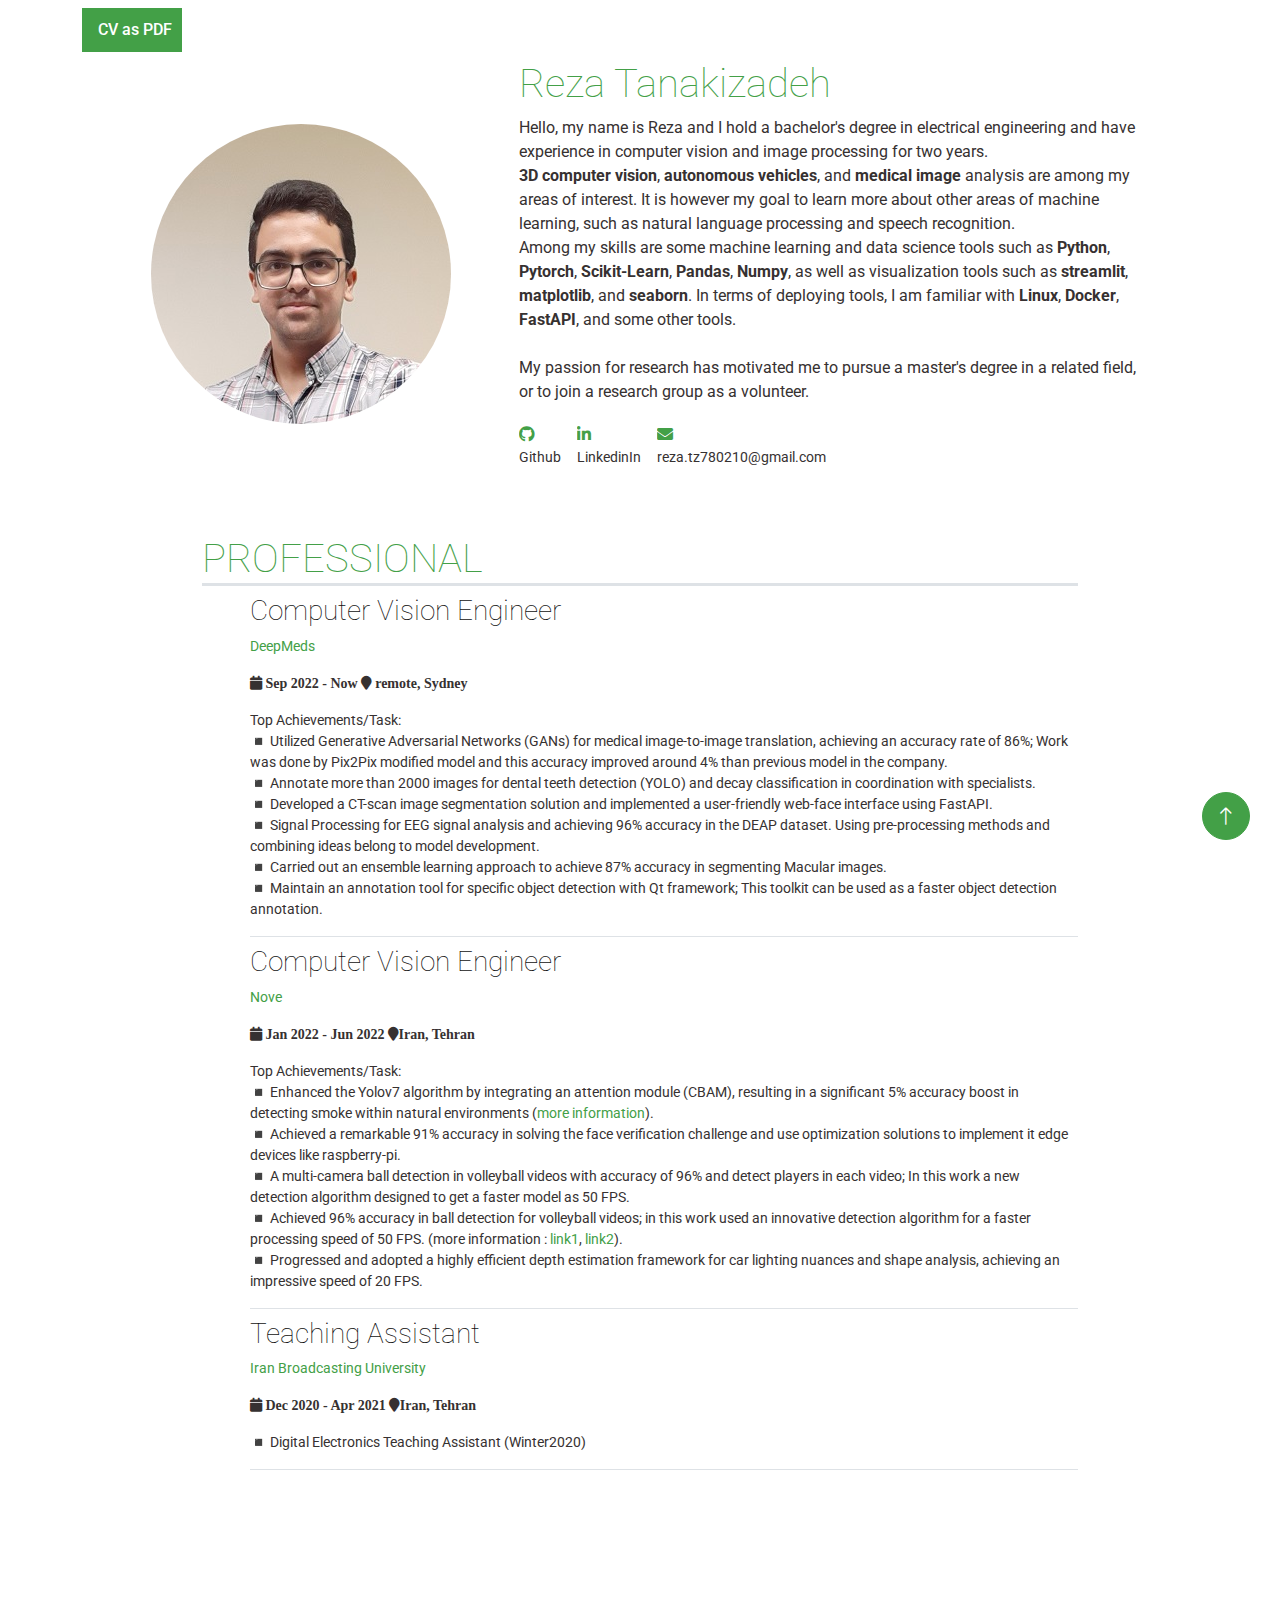
<file: index.html>
<!DOCTYPE html>
<html lang="en">

<head>
    <meta charset="utf-8">
    <title>mertz</title>
    <meta content="width=device-width, initial-scale=1.0" name="viewport">
    <meta content="" name="keywords">
    <meta name="Description"
        content="Hi, I'm Reza who loves machine learning and Data-Science especially computer vision.">
    <meta property="og:title" content="Reza Tanakizadeh: computer vision engineer">
    <meta property="og:url" content="https://mertz1999.github.io/">
    <meta property="og:description"
        content="Hi, I'm Reza who loves machine learning and Data-Science especially computer vision.">
    <meta property="og:image" content="https://mertz1999.github.io/img/avatar.jpg">
    <meta property="og:type" content="website">

    <script type="application/ld+json">
        {
          "@context": "https://schema.org",
          "@type": "Organization",
          "url": "https://mertz1999.github.io",
          "logo": "https://mertz1999.github.io/img/avatar.jpg"
        }
      </script>

    <!-- Favicon -->
    <link href="img/favicon.ico" rel="icon">

    <!-- Google Web Fonts -->
    <link rel="preconnect" href="https://fonts.googleapis.com">
    <link rel="preconnect" href="https://fonts.gstatic.com" crossorigin>
    <link href="https://fonts.googleapis.com/css2?family=Open+Sans:wght@400;500&family=Roboto:wght@500;700&display=swap"
        rel="stylesheet">

    <link href="https://fonts.googleapis.com/css?family=Roboto:300,400,500&amp;display=swap" rel="stylesheet">
    <link href="https://fonts.googleapis.com/icon?family=Material+Icons" rel="stylesheet">

    <!-- Icon Font Stylesheet -->
    <link href="https://cdnjs.cloudflare.com/ajax/libs/font-awesome/5.10.0/css/all.min.css" rel="stylesheet">
    <link href="https://cdn.jsdelivr.net/npm/bootstrap-icons@1.4.1/font/bootstrap-icons.css" rel="stylesheet">

    <!-- Libraries Stylesheet -->
    <link href="lib/animate/animate.min.css" rel="stylesheet">
    <link href="lib/owlcarousel/assets/owl.carousel.min.css" rel="stylesheet">

    <!-- Customized Bootstrap Stylesheet -->
    <link href="css/bootstrap.min.css" rel="stylesheet">

    <!-- Template Stylesheet -->
    <link href="css/style.css" rel="stylesheet">
</head>

<body>
    <!-- Spinner Start -->
    <!-- <div id="spinner"
        class="show bg-white position-fixed translate-middle w-100 vh-100 top-50 start-50 d-flex align-items-center justify-content-center">
        <div class="spinner-grow text-primary" role="status"></div>
    </div> -->
    <!-- Spinner End -->


    <!-- Navbar Start -->
    <nav class="navbar navbar-expand-lg bg-white navbar-light sticky-top px-4 px-lg-5">
            <div class="container">      
            <div class="collapse navbar-collapse show" id="navbarCollapse">
                <div class="navbar-nav me-auto py-lg-0 nav_mod">
                    <!-- <a href="index.html" class="nav-item nav-link ps-3 active">Home</a> -->
                    <a href="./Reza_Tanakizadeh.pdf" class="nav-item nav-link ps-3 active">CV as PDF</a>
                    <!-- <a href="index.html" class="nav-item nav-link ps-3">My Reading Group</a> -->
                </div>
<!--                 
                <div class="h-100 d-inline-flex align-items-center fa-2x socials-links">
                    <a class="p-2" href="https://github.com/mertz1999"><i class="fab fa-github"></i></a>
                    <a class="p-2" href="https://www.linkedin.com/in/rezatz/"><i class="fab fa-linkedin-in"></i></a>
                    <a class="p-2" href="#"><i class="fab fa-twitter"></i></a>
                    <a class="p-2" href="mailto:reza.tz780210@gmail.com"><i class="fas fa-envelope"></i></a>
                </div> -->
            </div>
        </div>
    </nav>
    <!-- Navbar End -->


    <!-- Header Start -->
    <div class="container-fluid hero-header mb-5">
        <div class="container">
            <div class="row g-5 align-items-center justify-content-center">
                <div class="col-lg-4 text-center">
                    <img class="rounded-circle" src="img/avatar.jpg" alt="">
                </div>
                <div class="col-lg-7 animated fadeIn">
                    <h1 class="display-6">Reza Tanakizadeh</h1>
                    <div>
                        <p class="text-start"> 
                            Hello, my name is Reza and I hold a bachelor's degree in electrical engineering 
                            and have experience in computer vision and image processing for two years.<br>

                            <b>3D computer vision</b>, <b>autonomous vehicles</b>, and <b>medical image</b> analysis are among my areas
                            of interest. It is however my goal to learn more about other areas of machine learning, 
                            such as natural language processing and speech recognition.<br>

                            Among my skills are some machine learning and data science tools such as 
                            <b>Python</b>, <b>Pytorch</b>, <b>Scikit-Learn</b>, <b>Pandas</b>, <b>Numpy</b>, as well as visualization tools
                            such as <b>streamlit</b>, <b>matplotlib</b>, and <b>seaborn</b>. In terms of deploying tools, I am
                            familiar with <b>Linux</b>, <b>Docker</b>, <b>FastAPI</b>, and some other tools.<br><br>

                            My passion for research has motivated me to pursue a master's degree in a related field, or
                            to join a research group as a volunteer.<br>

                        </p>    
                        <div class="h-100 d-flex align-items-center inline-socials-links">
                            <!-- <a class="pe-3" href="#"><i class="fa fa-graduation-cap"></i>
                                <p class="dark">Google Scholar</p>
                            </a> -->
                            <a class="pe-3" href="https://github.com/mertz1999"><i class="fab fa-github"></i>
                                <p class="dark">Github</p>
                            </a>
                            <a class="pe-3" href="https://www.linkedin.com/in/rezatz/"><i class="fab fa-linkedin-in"></i>
                                <p class="dark">LinkedinIn</p>
                            </a>
                            <!-- <a class="pe-3" href="#"><i class="fab fa-twitter"></i>
                                <p class="dark">Twitter</p>
                            </a> -->
                            <a class="pe-3" href="mailto:reza.tz780210@gmail.com"><i class="fas fa-envelope"></i>
                                <p class="dark">reza.tz780210@gmail.com</p>
                            </a>
                            <!-- <a class="" href="#"><i class="fab fa-youtube"></i>
                                <p class="dark">Youtube</p>
                            </a> -->
                        </div>
                    </div>
                </div>
            </div>
        </div>
    </div>
    <!-- Header End -->


    <!-- PROFESSIONAL Start -->
    <div class="container-xxl pb-5">
        <div class="container container_mod">
            <div class="row g-5 align-items-center">
                <div class="col-12 wow " data-wow-delay="0.5s">
                    <h1 class="display-6 d-block border-bottom border-3">PROFESSIONAL</h1>
                    <ul class="list-unstyled ps-5">
                        <li class="border-1 border-bottom mb-2">
                            <h3>Computer Vision Engineer</h3>
                            <p>
                                <a href="https://deepmeds.io/">DeepMeds</a>
                            </p>
                            <p>
                                <i class="fa fa-calendar"> Sep 2022 - Now</i>  <i class="fa fa-map-marker"> remote, Sydney</i>
                            </p>
                            <p>
                                Top Achievements/Task: <br>
                                ◾ Utilized Generative Adversarial Networks (GANs) for medical image-to-image translation, achieving an accuracy rate of 86%; Work was done by Pix2Pix modified model and this accuracy improved around 4% than previous model in the company.<br>
                                ◾ Annotate more than 2000 images for dental teeth detection (YOLO) and decay classification in coordination with specialists.<br>
                                ◾ Developed a CT-scan image segmentation solution and implemented a user-friendly web-face interface using FastAPI.<br>
                                ◾ Signal Processing for EEG signal analysis and achieving 96% accuracy in the DEAP dataset. Using pre-processing methods and combining ideas belong to model development.<br>
                                ◾ Carried out an ensemble learning approach to achieve 87% accuracy in segmenting Macular images.<br>
                                ◾ Maintain an annotation tool for specific object detection with Qt framework; This toolkit can be used as a faster object detection annotation.<br>
                            </p>
                        </li>
                        <li class="border-1 border-bottom mb-2">
                            <h3>Computer Vision Engineer</h3>
                            <p>
                                <a href="https://nove.ir/">Nove</a>
                            </p>
                            <p>
                                <i class="fa fa-calendar"> Jan 2022 - Jun 2022</i>  
                                <i class="fa fa-map-marker">Iran, Tehran</i>
                            </p>
                            <p>
                                Top Achievements/Task: <br>
                                ◾ Enhanced the Yolov7 algorithm by integrating an attention module (CBAM), resulting in a significant 5% accuracy boost in detecting smoke within natural environments (<a href="https://www.youtube.com/watch?v=pL1xHDHL8gY">more information</a>).<br>
                                ◾ Achieved a remarkable 91% accuracy in solving the face verification challenge and use optimization solutions to implement it edge devices like raspberry-pi.<br>
                                ◾ A multi-camera ball detection in volleyball videos with accuracy of 96% and detect players in each video; In this work a new detection algorithm designed to get a faster model as 50 FPS.<br>
                                ◾ Achieved 96% accuracy in ball detection for volleyball videos; in this work used an innovative detection algorithm for a faster processing speed of 50 FPS. (more information : <a href="https://www.youtube.com/watch?v=WhD-XkWNpx0">link1</a>, <a href="https://www.youtube.com/watch?v=70qLBImj5Aw">link2</a>).<br>
                                ◾ Progressed and adopted a highly efficient depth estimation framework for car lighting nuances and shape analysis, achieving an impressive speed of 20 FPS.<br>
                            </p>

                            <!-- <div class="row">
                                <div class="col-12 col-md-4">
                                    <a href="https://github.com/mertz1999/Sima-Face-Recognition"><img src="./img/inc/3.jpg" alt="Image" class="hihi"></a>
                                </div>
                            </div> -->

                        </li>
                        <li class="border-1 border-bottom mb-2">
                            <h3>Teaching Assistant</h3>
                            <p>
                                <a href="#">Iran Broadcasting University</a>
                            </p>
                            <p>
                                <i class="fa fa-calendar"> Dec 2020 - Apr 2021</i>  
                                <i class="fa fa-map-marker">Iran, Tehran</i>
                            </p>
                            <p>
                                ◾ Digital Electronics Teaching Assistant (Winter2020)<br>
                            </p>

                        </li>
                    </ul>
                </div>
            </div>
        </div>
    </div>
    <!-- PROFESSIONAL End -->

    <!-- EDUCATION Start -->
    <div class="container-xxl pb-5">
        <div class="container container_mod">
            <div class="row g-5 align-items-center">
                <div class="col-12 wow " data-wow-delay="0.5s">
                    <h1 class="display-6 d-block border-bottom border-3">EDUCATION</h1>
                    <ul class="list-unstyled ps-5">
                        <li class="border-1 border-bottom mb-2">
                            <h3>B.Sc. Electrical engineering | Signal Processing Track</h3>
                            <p>
                                <a href="https://iribu.ac.ir/inter">Iran Broadcasting University</a>
                            </p>
                            <p>
                                <span><i class="fa fa-calendar"></i> Sep 2017 - Sep 2021   </span>  <span><i class="fa fa-map-marker"></i> Iran, Tehran</span>
                            </p>
                            <p>
                                Grade: 17.03/20<br>
                                ◾ Final Project: <a href="https://github.com/mertz1999/CNN_ON_FPGA">Implement CNN Algorithm on FPGA based VHDL</a><br>
                                ◾ <a href="https://github.com/mertz1999/JPEG_Compression">Implement JPEG Compression method</a><br>
                                ◾ Digital Electronic TA<br>
                                ◾ Voice controlled Relay (with Nodemcu and Google Assistance)<br>
                                ◾ <a href="https://github.com/mertz1999/TS_DBP_IS">Implemet Digital Communication system in MATLAB</a>                            <br>
                            </p>
                        </li>
                    </ul>
                </div>
            </div>
        </div>
    </div>
    <!-- EDUCATION End -->

    <!-- PROJECTS Start -->
    <div class="container-xxl pb-5">
        <div class="container container_mod">
            <div class="row g-5 align-items-center">
                <div class="col-12 wow " data-wow-delay="0.5s">
                    <h1 class="display-6 d-block border-bottom border-3">PROJECTS</h1>
                    <ul class="list-unstyled ps-5">
                        <li class="border-1 border-bottom mb-2">
                            <h3>Volleyball video ball detection and make 3D trajectory</h3>
                            <p>
                                We used the TrackNet model and modified it in the pre-processing part and model before training it using the data we collected from YouTube videos.<br>

                                In the trajectory portion of the project, I used 3D computer vision methods and algorithms to convert 2D points from different sides of the volleyball court into 3D points.<br>
                                <a href="https://github.com/mertz1999/TrackNetV3-Pytorch">Ball detectio model (TrackNet)</a><br>
                                <a href="https://github.com/mertz1999/3D-Ball-Reconstruction">3D trajectory mapping</a>
                            <div class="row">
                                <div class="col-12 col-md-4">
                                    <iframe  class= "hihi" src="https://www.youtube.com/embed/WhD-XkWNpx0?si=BsB9MFcZ6umKM7WC" title="YouTube video player" frameborder="0" allow="accelerometer; autoplay; clipboard-write; encrypted-media; gyroscope; picture-in-picture; web-share" allowfullscreen></iframe>
    
                                </div>
                                <div class="col-12 col-md-4">
                                <iframe class= "hihi" src="https://www.youtube.com/embed/70qLBImj5Aw?si=Qp1Uzz0k-sLtHMOk" title="YouTube video player" frameborder="0" allow="accelerometer; autoplay; clipboard-write; encrypted-media; gyroscope; picture-in-picture; web-share" allowfullscreen></iframe>
                                </div>
                            </div>
                                <br>
                        </li> 


                        <li class="border-1 border-bottom mb-2">
                            <h3>Macular edema segmentation with DeepLab model</h3>
                            <p>
                                In this project, deeplab model had been trained and the accuracy of segmentation was 87%
                            <div class="row">
                                <div class="col-12 col-md-4">
                                    <img src="./img/inc/2.jpg" alt="Image" class="hihi">
                                </div>
                            </div>
                            <br>
                        </li>


                        <li class="border-1 border-bottom mb-2">
                            <h3>Depth estimation based on car and it's lights' positions</h3>
                            
                            <p>
                                This project was an implementation of (<a href="https://ieeexplore.ieee.org/abstract/document/9238702/">A New Approach To Estimate Depth Of Cars Using
                                A Monocular Image</a>) paper but made a little modification in optimization part of this project.
                                The idea was finding distance to each car from location of car (width, heght) and location of front and rear lights.
                            <div class="row">
                                <div class="col-12 col-md-4">
                                    <img src="./img/inc/4.png" alt="Image" class="hihi">
                                </div>
                            </div>
                            <br>
                        </li>

                    </ul>
                </div>
            </div>
        </div>
    </div>
    <!-- PROJECTS End -->


    <!-- CERTIFICATES Start -->
    <div class="container-xxl pb-5">
        <div class="container container_mod">
            <div class="row g-5 align-items-center">
                <div class="col-12 wow " data-wow-delay="0.5s">
                    <h1 class="display-6 d-block border-bottom border-3">CERTIFICATES</h1>
                    <ul class="list-unstyled ps-5">
                    <div class="d-flex align-items-center mb-2">
                        <i class="fa fa-check bg-light text-primary btn-sm-square rounded-circle me-3 fw-bold"></i>
                        <span>Elementary Data Science - <a href="https://icds.ai/s/index.php/Certificates/index/2f5588ee-628f-11ee-a71b-00163ca15438">link</a></span>
                    </div>
                    <div class="d-flex align-items-center mb-2">
                        <i class="fa fa-check bg-light text-primary btn-sm-square rounded-circle me-3 fw-bold"></i>
                        <span>AI for Medicine Specialization (Coursera)</span>
                    </div>
                    <div class="d-flex align-items-center mb-2">
                        <i class="fa fa-check bg-light text-primary btn-sm-square rounded-circle me-3 fw-bold"></i>
                        <span>Self-Driving Cars Specialization (Coursera)</span>
                    </div>
                    <div class="d-flex align-items-center mb-2">
                        <i class="fa fa-check bg-light text-primary btn-sm-square rounded-circle me-3 fw-bold"></i>
                        <span>Advance Your Skills in Natural Language Processing (Linkedin) <a href="https://www.linkedin.com/learning/certificates/08eab7c5c22bc4c087c8c19b0efbac6f91c0c3c2a18d1222617855204f019259?lipi=urn%3Ali%3Apage%3Ad_flagship3_profile_view_base_certifications_details%3BGsI8KZVNSpqUcmIcLXMAXA%3D%3D">link</a></span>
                    </div>
                    <div class="d-flex align-items-center mb-2">
                        <i class="fa fa-check bg-light text-primary btn-sm-square rounded-circle me-3 fw-bold"></i>
                        <span>AI and Machine learning (Quera) - <a href="https://quera.ir/certificate/kTGrAfDJ/">link</a></span>
                    </div>
                    </ul>
                </div>
            </div>
        </div>
    </div>
    <!-- CERTIFICATES End -->


    <!-- HONORS Start -->
    <div class="container-xxl pb-5">
        <div class="container container_mod">
            <div class="row g-5 align-items-center">
                <div class="col-12 wow " data-wow-delay="0.5s">
                    <h1 class="display-6 d-block border-bottom border-3">Honors & awards</h1>
                    <ul class="list-unstyled ps-5">
                        <li class="border-1 border-bottom mb-2">
                            <h3>1`st place in the competitions of Iran's National Elites Foundation - Rahneshan</h3>
                            <p>
                                <a href="https://en.bmn.ir/">Issued by Iran's National Elite Foundation</a>
                            </p>
                            <p>
                                <span><i class="fa fa-calendar"></i> Mar 2022   </span> 
                            </p>
                            <p>
                                Our team achieved first place in the Rahneshan competition. In this project, we design a DOA estimation technique based on deep-learning models.<br>
                                Our project has three-part: Design Antenna, Make Simulink model and Implement DeepLearning-based DOA estimation Of course my task was design a deep learning model and train a dataset. <br>
                                we have two challenges in this project: Multi-Path and UWB signals, for solving these challenges I using Conv. neural network based on "Direction of arrival estimation in multipath environments
                                using deep learning" and "Direction of Arrival Estimation of Multiple UWB Signals" papers.  <br>                          
                            </p>
                        </li>
                    </ul>
                </div>
            </div>
        </div>
    </div>
    <!-- HONORS End -->




    <!-- Back to Top -->
    <a href="#" class="btn btn-lg btn-primary btn-lg-square rounded-circle back-to-top"><i
            class="bi bi-arrow-up"></i></a>


    <!-- JavaScript Libraries -->
    <script src="https://code.jquery.com/jquery-3.4.1.min.js"></script>
    <script src="https://cdn.jsdelivr.net/npm/bootstrap@5.0.0/dist/js/bootstrap.bundle.min.js"></script>
    <script src="lib/wow/wow.min.js"></script>
    <script src="lib/easing/easing.min.js"></script>
    <script src="lib/waypoints/waypoints.min.js"></script>
    <script src="lib/owlcarousel/owl.carousel.min.js"></script>
    <script src="lib/counterup/counterup.min.js"></script>

    <!-- Template Javascript -->
    <script src="js/main.js"></script>
</body>

</html>
</file>
<file: css/style.css>
/********** Template CSS **********/
:root {
    --primary: #43a047;
    --secondary: #999999;
    --light: #F2F8FE;
    --dark: #363131;
}

h1,
a,
a:hover {
    color: var(--primary);
}

a {
    position: relative;
    padding: 0.2em 0;
    overflow: hidden;
    text-decoration: none;
}

a::after {
    content: '';
    position: absolute;
    bottom: 0;
    left: 0;
    width: 100%;
    height: 0.15em;
    background-color: var(--primary);
    opacity: 0;
    /* transition: opacity 300ms, transform 300ms; */
    transform: translate3d(-100%, 0, 0);
}

a:hover::after,
a:focus::after {
    opacity: 1;
    transform: translate3d(0, 0, 0);
}

.dark {
    color: var(--dark);
}

.secondary{
    color: var(--secondary);
}
.inline-socials-links p {
    font-size: 14px;
}

.btn-primary {
    background-color: var(--primary);
    border-color: var(--primary)
}

.btn-primary:hover,.btn:hover {
    background-color: var(--primary);
    border-color: var(--primary);
    color:#fff;
}

body {
    color: var(--dark);
    font-family: Roboto, "Helvetica Neue", sans-serif;
}

.back-to-top {
    position: fixed;
    display: none;
    right: 30px;
    bottom: 60px;
    z-index: 99;
}

h4,
h5,
h6,
.h4,
.h5,
.h6 {
    font-weight: 500 !important;
}


/*** Spinner ***/
#spinner {
    opacity: 0;
    visibility: hidden;
    transition: opacity .5s ease-out, visibility 0s linear .5s;
    z-index: 99999;
}

#spinner.show {
    transition: opacity .5s ease-out, visibility 0s linear 0s;
    visibility: visible;
    opacity: 1;
}


/*** Button ***/
.btn {
    font-weight: 500;
    transition: .5s;
}

.btn.btn-primary {
    color: #FFFFFF;
}

.btn-square {
    width: 38px;
    height: 38px;
}

.btn-sm-square {
    width: 32px;
    height: 32px;
}

.btn-lg-square {
    width: 48px;
    height: 48px;
}

.btn-square,
.btn-sm-square,
.btn-lg-square {
    padding: 0;
    display: flex;
    align-items: center;
    justify-content: center;
    font-weight: normal;
}


/*** Navbar ***/
.navbar.sticky-top {
    top: -100px;
    transition: .5s;
}

.navbar .navbar-brand {
    height: 75px;
}

.navbar .navbar-nav .nav-link {

    padding: 10px;
    color: var(--primary);
    font-weight: 500;
    outline: none;
}

.navbar .navbar-nav .nav-link:hover,
.navbar .navbar-nav .nav-link.active {
    background-color: var(--primary);
    color: #fff;
}

.navbar .dropdown-toggle::after {
    border: none;
    content: "\f107";
    font-family: "Font Awesome 5 Free";
    font-weight: 900;
    vertical-align: middle;
    margin-left: 8px;
}

.socials-links a {
    color: var(--primary);
}

.socials-links a:hover {
    color: #fff;
    background-color: var(--primary);
}

@media (max-width: 991.98px) {
    .navbar .navbar-nav .nav-link {
        margin-right: 0;
        padding: 10px 0;
    }

    .navbar .navbar-nav {
        border-top: 1px solid #EEEEEE;
    }
}

@media (min-width: 992px) {
    .navbar .nav-item .dropdown-menu {
        display: block;
        border: none;
        margin-top: 0;
        top: 150%;
        opacity: 0;
        visibility: hidden;
        transition: .5s;
    }

    .navbar .nav-item:hover .dropdown-menu {
        top: 100%;
        visibility: visible;
        transition: .5s;
        opacity: 1;
    }
}

.navbar .btn:hover {
    color: #FFFFFF !important;
    background: var(--primary) !important;
}


/*** Header ***/
.hero-header .breadcrumb-item+.breadcrumb-item::before {
    color: var(--secondary);
}


/*** Service ***/
.service-item {
    position: relative;
    overflow: hidden;
}

.service-item::after {
    position: absolute;
    content: "";
    width: 0;
    height: 0;
    top: -80px;
    right: -80px;
    border: 80px solid;
    transform: rotate(45deg);
    opacity: 1;
    transition: .5s;
}

.service-item.bg-white::after {
    border-color: transparent transparent var(--light) transparent;
}

.service-item.bg-light::after {
    border-color: transparent transparent #FFFFFF transparent;
}

.service-item:hover::after {
    opacity: 0;
}


/*** Roadmap ***/
.roadmap-carousel {
    position: relative;
}

.roadmap-carousel::before {
    position: absolute;
    content: "";
    height: 0;
    width: 100%;
    top: 20px;
    left: 0;
    border-top: 2px dashed var(--secondary);
}

.roadmap-carousel .roadmap-item .roadmap-point {
    position: absolute;
    width: 30px;
    height: 30px;
    top: 6px;
    left: 50%;
    margin-left: -15px;
    background: #FFFFFF;
    border: 2px solid var(--primary);
    transform: rotate(45deg);
    display: flex;
    align-items: center;
    justify-content: center;
}

.roadmap-carousel .roadmap-item .roadmap-point span {
    display: block;
    width: 18px;
    height: 18px;
    background: var(--primary);
}

.roadmap-carousel .roadmap-item {
    position: relative;
    padding-top: 150px;
    text-align: center;
}

.roadmap-carousel .roadmap-item::before {
    position: absolute;
    content: "";
    width: 0;
    height: 115px;
    top: 0;
    left: 50%;
    transform: translateX(-50%);
    border-right: 2px dashed var(--secondary);
}

.roadmap-carousel .roadmap-item::after {
    position: absolute;
    content: "";
    width: 14px;
    height: 14px;
    top: 111px;
    left: 50%;
    margin-left: -7px;
    transform: rotate(45deg);
    background: var(--primary);
}

.roadmap-carousel .owl-nav {
    margin-top: 40px;
    display: flex;
    justify-content: center;
}

.roadmap-carousel .owl-nav .owl-prev,
.roadmap-carousel .owl-nav .owl-next {
    margin: 0 12px;
    width: 50px;
    height: 50px;
    display: flex;
    align-items: center;
    justify-content: center;
    border-radius: 50px;
    font-size: 22px;
    color: var(--light);
    background: var(--primary);
    transition: .5s;
}

.roadmap-carousel .owl-nav .owl-prev:hover,
.roadmap-carousel .owl-nav .owl-next:hover {
    color: var(--primary);
    background: var(--primary);
}


/*** FAQs ***/
.accordion .accordion-item {
    border: none;
    margin-bottom: 15px;
}

.accordion .accordion-button {
    background: var(--light);
    border-radius: 2px;
}

.accordion .accordion-button:not(.collapsed) {
    color: #FFFFFF;
    background: var(--primary);
    box-shadow: none;
}

.accordion .accordion-button:not(.collapsed)::after {
    background-image: url("data:image/svg+xml,%3csvg xmlns='http://www.w3.org/2000/svg' viewBox='0 0 16 16' fill='%23fff'%3e%3cpath fill-rule='evenodd' d='M1.646 4.646a.5.5 0 0 1 .708 0L8 10.293l5.646-5.647a.5.5 0 0 1 .708.708l-6 6a.5.5 0 0 1-.708 0l-6-6a.5.5 0 0 1 0-.708z'/%3e%3c/svg%3e");
}

.accordion .accordion-body {
    padding: 15px 0 0 0;
}


/*** Footer ***/
.footer .btn.btn-link {
    display: block;
    margin-bottom: 5px;
    padding: 0;
    text-align: left;
    color: var(--secondary);
    font-weight: normal;
    text-transform: capitalize;
    transition: .3s;
}

.footer .btn.btn-link::before {
    position: relative;
    content: "\f105";
    font-family: "Font Awesome 5 Free";
    font-weight: 900;
    color: var(--secondary);
    margin-right: 10px;
}

.footer .btn.btn-link:hover {
    color: var(--primary);
    letter-spacing: 1px;
    box-shadow: none;
}

.footer .btn.btn-square {
    color: var(--primary);
    border: 1px solid var(--primary);
}

.footer .btn.btn-square:hover {
    color: #FFFFFF;
    background: var(--primary);
}

.footer .copyright {
    padding: 25px 0;
    border-top: 1px solid rgba(17, 17, 17, .1);
}

.footer .copyright a {
    color: var(--primary);
}

.footer .copyright a:hover {
    color: var(--primary);
}



/* my added */
@media (min-width: 992px) {
    .container_mod {
        max-width:900px !important;
    }

    
}


.container_mod {
    font-size: 14px;
}

h1, h3 {
    font-weight: 100 !important;
}

/* my added */
@media (max-width: 992px) {
    .nav_mod {
        /* margin-top: -33px; */
        width: 100%;
        text-align: center;
    }

    
}

.hihi {
    width: 100%;
    height: 100%;
}
</file>
